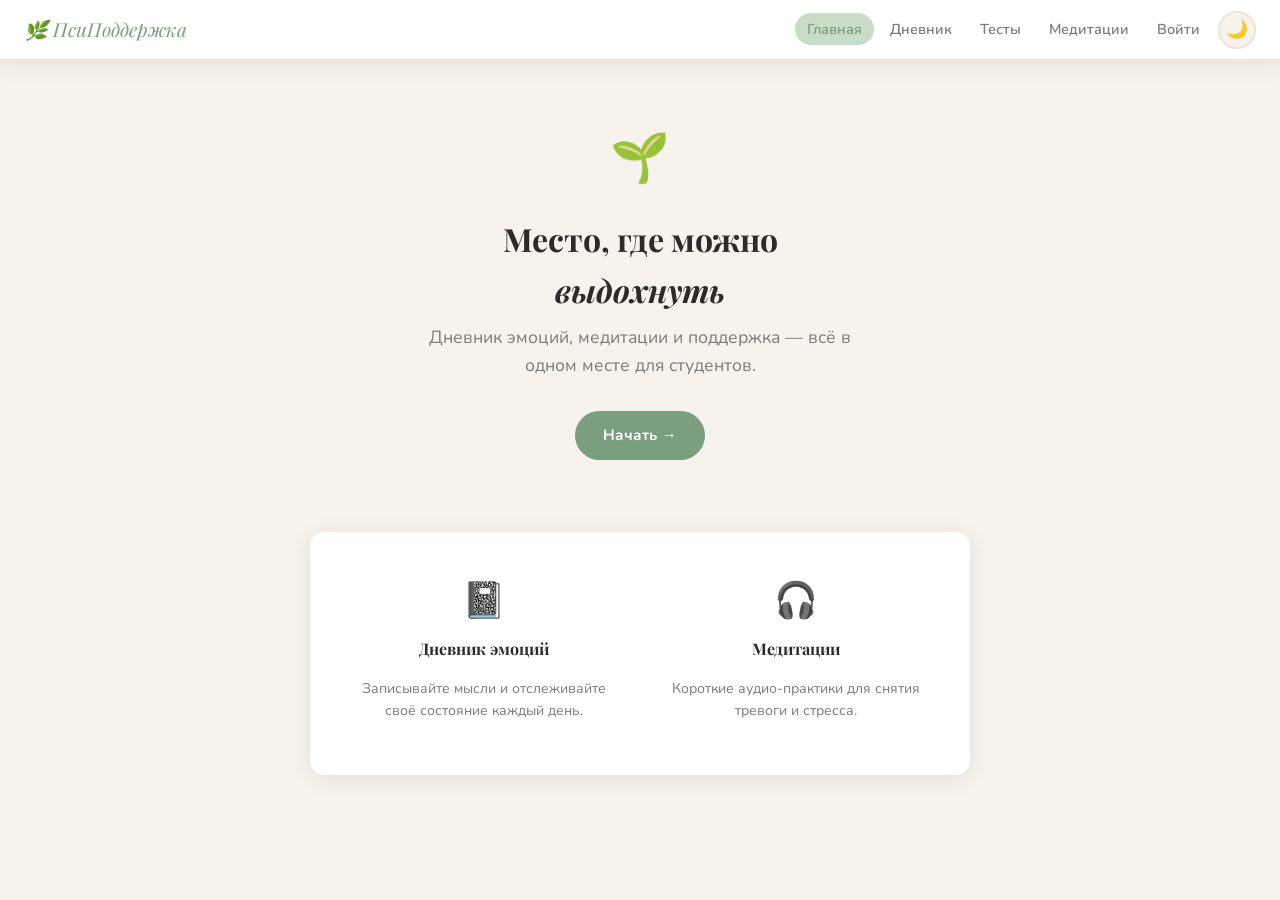
<file: index.html>
<!DOCTYPE html>
<html lang="ru">
<head>
  <meta charset="UTF-8" />
  <meta name="viewport" content="width=device-width, initial-scale=1.0" />
  <title>ПсиПоддержка — поддержка студентов</title>
  <link rel="stylesheet" href="style.css" />
  <script src="app.js"></script>
</head>
<body>

<!-- ══ НАВИГАЦИЯ (одинакова ══ -->
<nav>
  <a class="nav-logo" href="index.html">🌿 ПсиПоддержка</a>
  <div class="nav-right">
    <ul class="nav-links">
      <li><a href="index.html">Главная</a></li>
      <li><a href="dashboard.html">Дневник</a></li>
      <li><a href="tests.html">Тесты</a></li>
      <li><a href="audio.html">Медитации</a></li>
      <li><a href="login.html">Войти</a></li>
    </ul>
    <!-- Переключатель темы: иконка проставляется через JS -->
    <button id="theme-toggle" title="Переключить тему">🌙</button>
  </div>
</nav>

<!-- ══ HERO ══ -->
<div class="hero fade-in">
  <div class="emoji">🌱</div>
  <h1>Место, где можно<br><em>выдохнуть</em></h1>
  <p style="font-size:1.1rem; max-width:440px; margin: 0 auto 32px;">
    Дневник эмоций, медитации и поддержка — всё в одном месте для студентов.
  </p>
  <a href="login.html" class="btn btn-primary">Начать →</a>
</div>

<!-- ══ ПРЕИМУЩЕСТВА ══ -->
<div class="container">
  <div class="card fade-in" style="display:flex; gap:20px; flex-wrap:wrap;">

    <div style="flex:1; min-width:180px; text-align:center; padding:12px;">
      <div style="font-size:2.2rem; margin-bottom:8px;">📓</div>
      <h2 style="font-size:1rem;">Дневник эмоций</h2>
      <p style="font-size:0.88rem;">Записывайте мысли и отслеживайте своё состояние каждый день.</p>
    </div>

    <div style="flex:1; min-width:180px; text-align:center; padding:12px;">
      <div style="font-size:2.2rem; margin-bottom:8px;">🎧</div>
      <h2 style="font-size:1rem;">Медитации</h2>
      <p style="font-size:0.88rem;">Короткие аудио-практики для снятия тревоги и стресса.</p>
    </div>

  </div>
</div>

</body>
</html>
</file>
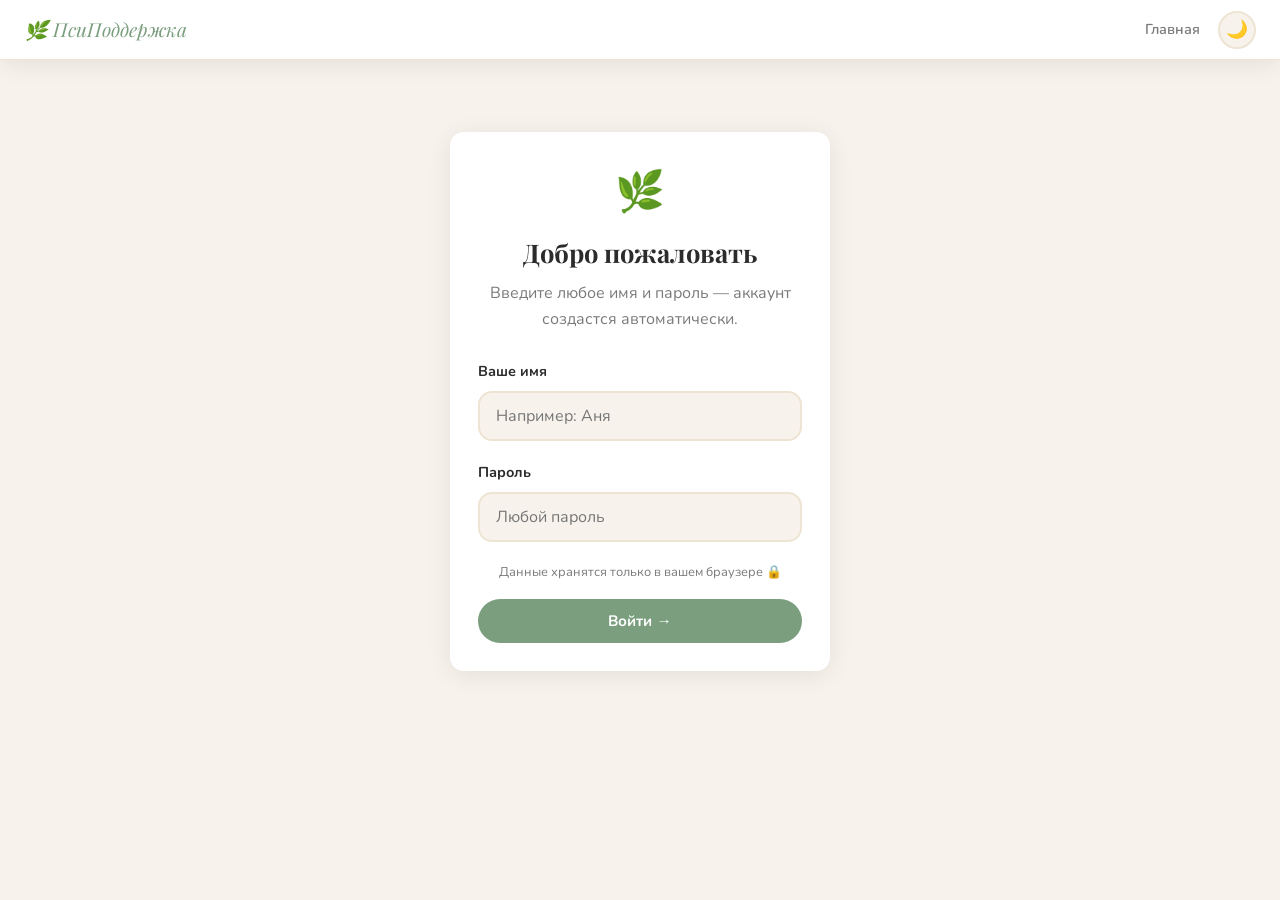
<file: login.html>
<!DOCTYPE html>
<html lang="ru">
<head>
  <meta charset="UTF-8" />
  <meta name="viewport" content="width=device-width, initial-scale=1.0" />
  <title>Вход — ПсиПоддержка</title>
  <link rel="stylesheet" href="style.css" />
  <script src="app.js"></script>
</head>
<body>

<nav>
  <a class="nav-logo" href="index.html">🌿 ПсиПоддержка</a>
  <div class="nav-right">
    <ul class="nav-links">
      <li><a href="index.html">Главная</a></li>
    </ul>
    <button id="theme-toggle" title="Переключить тему">🌙</button>
  </div>
</nav>

<div class="container" style="max-width: 420px;">
  <div class="card fade-in" style="margin-top: 40px;">

    <div style="text-align:center; margin-bottom: 28px;">
      <div style="font-size: 2.5rem; margin-bottom: 8px;">🌿</div>
      <h1 style="font-size:1.6rem;">Добро пожаловать</h1>
      <p>Введите любое имя и пароль — аккаунт создастся автоматически.</p>
    </div>

    <form id="login-form">
      <div class="form-group">
        <label for="login-name">Ваше имя</label>
        <input type="text" id="login-name" placeholder="Например: Аня" autocomplete="off" required />
      </div>
      <div class="form-group">
        <label for="login-pass">Пароль</label>
        <input type="password" id="login-pass" placeholder="Любой пароль" required />
      </div>
      <p style="font-size:0.8rem; text-align:center; margin-bottom:16px;">
        Данные хранятся только в вашем браузере 🔒
      </p>
      <button type="submit" class="btn btn-primary" style="width:100%;">Войти →</button>
    </form>

  </div>
</div>

</body>
</html>
</file>
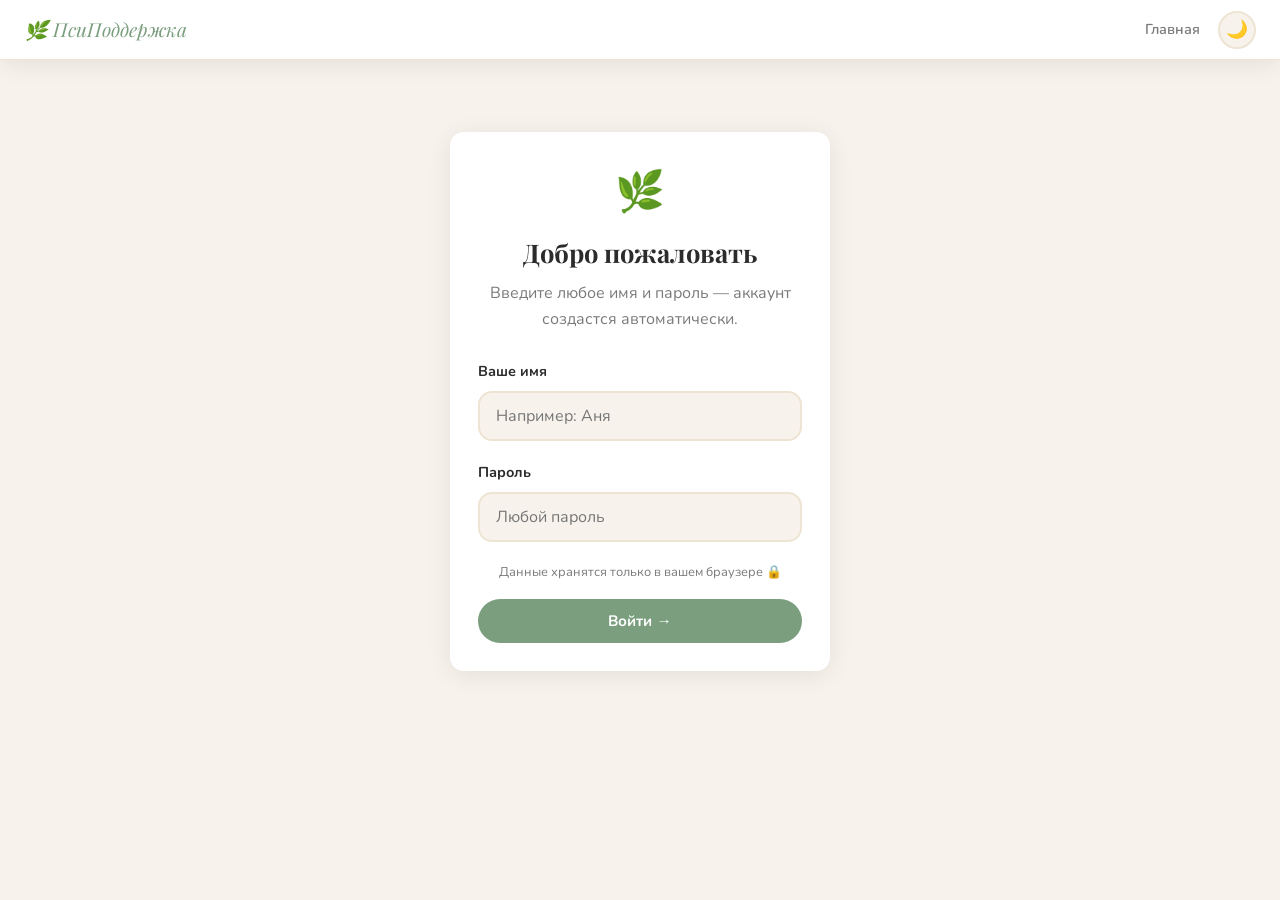
<file: tests.html>
<!DOCTYPE html>
<html lang="ru">
<head>
  <meta charset="UTF-8" />
  <meta name="viewport" content="width=device-width, initial-scale=1.0" />
  <title>Тесты на стресс и тревогу — ПсиПоддержка</title>
  <link rel="stylesheet" href="style.css" />
  <script src="app.js?v=1"></script>
</head>
<body>

<!-- ══ НАВИГАЦИЯ ══ -->
<nav>
  <a class="nav-logo" href="index.html">🌿 ПсиПоддержка</a>
  <div class="nav-right">
    <ul class="nav-links">
      <li><a href="index.html">Главная</a></li>
      <li><a href="dashboard.html">Дневник</a></li>
      <li><a href="tests.html">Тесты</a></li>
      <li><a href="audio.html">Медитации</a></li>
      <li><a id="logout-btn" href="#">Выйти</a></li>
    </ul>
    <button id="theme-toggle" title="Переключить тему">🌙</button>
  </div>
</nav>

<!-- ══ ОСНОВНОЙ КОНТЕНТ ══ -->
<div class="container">

  <!-- Приветствие -->
  <div style="margin-bottom: 28px;" class="fade-in">
    <h1>📋 Тесты на стресс и тревогу</h1>
    <p>Быстрые психологические тесты для оценки вашего состояния. Выберите тест ниже.</p>
  </div>

  <!-- Предупреждение -->
  <div style="margin-bottom: 24px; padding: 16px; background: var(--warm); border-radius: 8px; border-left: 4px solid var(--rose);" class="fade-in">
    <p style="margin: 0; font-size: 0.9rem; color: var(--text);">
      ⚠️ <strong>Важно:</strong> Эти тесты не являются медицинской диагностикой. При высоких баллах обратитесь к специалисту.
    </p>
  </div>

  <!-- Список тестов -->
  <div id="tests-grid" style="display: grid; grid-template-columns: repeat(auto-fit, minmax(280px, 1fr)); gap: 20px; margin-bottom: 40px;">
    <!-- Карточки тестов рендеряются через JS -->
  </div>

</div><!-- /container -->

<script src="tests.js?v=1"></script>
</body>
</html>
</file>
<file: style.css>
/* ===========================
   PSY SUPPORT — style.css
   Включает: светлая тема (по умолчанию),
   тёмная тема [data-theme="dark"],
   все компоненты, mobile-first
   =========================== */

@import url('https://fonts.googleapis.com/css2?family=Nunito:wght@300;400;600;700&family=Playfair+Display:ital,wght@0,600;1,400&display=swap');

/* ══════════════════════════════════
   СВЕТЛАЯ ТЕМА — переменные по умолчанию
   ══════════════════════════════════ */
:root {
  --sage:          #7A9E7E;
  --sage-light:    #C8DCC9;
  --sage-hover:    #5F8462;

  --bg:            #F7F3EC;   /* фон страницы */
  --bg-card:       #FFFFFF;   /* фон карточек */
  --bg-input:      #F7F3EC;   /* фон инпутов */
  --warm:          #EDE4D3;   /* бордюры */

  --text:          #2B2B2B;
  --muted:         #7A7A7A;
  --white:         #FFFFFF;

  --rose:          #C97D7D;
  --rose-hover:    #b06060;

  --nav-bg:        #FFFFFF;
  --nav-border:    #EDE4D3;

  --modal-overlay: rgba(0,0,0,0.45);
  --modal-bg:      #FFFFFF;

  --shadow:        0 4px 24px rgba(0,0,0,0.08);
  --radius:        14px;
  --transition:    background-color 0.3s ease, color 0.3s ease, border-color 0.3s ease;
}

/* ══════════════════════════════════
   ТЁМНАЯ ТЕМА
   Переключается через data-theme="dark" на <html>
   ══════════════════════════════════ */
[data-theme="dark"] {
  --sage:          #8FB993;
  --sage-light:    #2D4A30;
  --sage-hover:    #A8CCA9;

  --bg:            #1A1A1E;
  --bg-card:       #26262C;
  --bg-input:      #1E1E24;
  --warm:          #3A3A44;

  --text:          #E8E3DA;
  --muted:         #9A9A9A;
  --white:         #26262C;

  --rose:          #D48A8A;
  --rose-hover:    #C07070;

  --nav-bg:        #202026;
  --nav-border:    #3A3A44;

  --modal-overlay: rgba(0,0,0,0.65);
  --modal-bg:      #2C2C34;

  --shadow:        0 4px 24px rgba(0,0,0,0.3);
}

/* ══════════════════════════════════
   ГРАДИЕНТНЫЙ ФОН ДЛЯ ТЁМНОЙ ТЕМЫ
   ══════════════════════════════════ */
[data-theme="dark"] body {
  background: linear-gradient(to bottom right, #0F2A1F, #1F4D3A, #0C2218);
  background-attachment: fixed;
  background-size: cover;
  transition: background 0.8s ease;
}

/* ══════════════════════════════════
   ГЛОБАЛЬНЫЙ СБРОС
   ══════════════════════════════════ */
*, *::before, *::after { box-sizing: border-box; margin: 0; padding: 0; }
html { scroll-behavior: smooth; }

body {
  font-family: 'Nunito', sans-serif;
  background: var(--bg);
  color: var(--text);
  min-height: 100vh;
  line-height: 1.6;
  transition: var(--transition);
}

/* ══════════════════════════════════
   НАВИГАЦИЯ
   ══════════════════════════════════ */
nav {
  background: var(--nav-bg);
  border-bottom: 1px solid var(--nav-border);
  padding: 0 24px;
  display: flex;
  align-items: center;
  justify-content: space-between;
  height: 60px;
  position: sticky;
  top: 0;
  z-index: 100;
  box-shadow: var(--shadow);
  transition: var(--transition);
}

/* Полупрозрачная навигация для градиента */
[data-theme="dark"] nav {
  background: rgba(32, 32, 38, 0.9);
  backdrop-filter: blur(10px);
  -webkit-backdrop-filter: blur(10px);
}

.nav-logo {
  font-family: 'Playfair Display', serif;
  font-size: 1.2rem;
  color: var(--sage);
  text-decoration: none;
  font-style: italic;
  flex-shrink: 0;
}

/* Правая часть навбара: ссылки + кнопка темы */
.nav-right {
  display: flex;
  align-items: center;
  gap: 6px;
}

.nav-links {
  display: flex;
  gap: 4px;
  list-style: none;
}

.nav-links a {
  text-decoration: none;
  color: var(--muted);
  font-size: 0.9rem;
  font-weight: 600;
  padding: 6px 12px;
  border-radius: 20px;
  transition: background 0.2s, color 0.2s;
}

.nav-links a:hover,
.nav-links a.active {
  background: var(--sage-light);
  color: var(--sage);
}

/* Кнопка переключения темы ☀️ / 🌙 */
#theme-toggle {
  background: var(--bg);
  border: 2px solid var(--warm);
  border-radius: 50%;
  width: 38px;
  height: 38px;
  font-size: 1.1rem;
  cursor: pointer;
  display: flex;
  align-items: center;
  justify-content: center;
  flex-shrink: 0;
  transition: background 0.2s, border-color 0.2s, transform 0.15s;
}

#theme-toggle:hover {
  border-color: var(--sage);
  transform: scale(1.1) rotate(20deg);
}

/* ══════════════════════════════════
   КОНТЕЙНЕР
   ══════════════════════════════════ */
.container {
  max-width: 700px;
  margin: 0 auto;
  padding: 32px 20px;
}

/* Полупрозрачный контейнер для градиента */
[data-theme="dark"] .container {
  background: rgba(26, 26, 30, 0.7);
  backdrop-filter: blur(5px);
  -webkit-backdrop-filter: blur(5px);
  border-radius: var(--radius);
  padding: 32px 20px;
  margin-top: 20px;
}

/* ══════════════════════════════════
   КАРТОЧКИ
   ══════════════════════════════════ */
.card {
  background: var(--bg-card);
  border-radius: var(--radius);
  padding: 28px;
  box-shadow: var(--shadow);
  margin-bottom: 24px;
  transition: var(--transition);
}

/* Полупрозрачные подложки для градиентного фона */
[data-theme="dark"] .card {
  background: rgba(38, 38, 44, 0.85);
  backdrop-filter: blur(8px);
  -webkit-backdrop-filter: blur(8px);
}

/* ══════════════════════════════════
   ТИПОГРАФИКА
   ══════════════════════════════════ */
h1 {
  font-family: 'Playfair Display', serif;
  font-size: 2rem;
  color: var(--text);
  margin-bottom: 8px;
}

h2 {
  font-family: 'Playfair Display', serif;
  font-size: 1.4rem;
  color: var(--text);
  margin-bottom: 16px;
}

p { color: var(--muted); margin-bottom: 12px; }

/* ══════════════════════════════════
   КНОПКИ
   ══════════════════════════════════ */
.btn {
  display: inline-block;
  padding: 12px 28px;
  border-radius: 30px;
  font-family: 'Nunito', sans-serif;
  font-size: 0.95rem;
  font-weight: 700;
  cursor: pointer;
  border: none;
  text-decoration: none;
  transition: background 0.2s, transform 0.15s, box-shadow 0.2s;
}
.btn:active { transform: scale(0.97); }

.btn-primary {
  background: var(--sage);
  color: #fff;
}
.btn-primary:hover {
  background: var(--sage-hover);
  transform: translateY(-1px);
  box-shadow: 0 4px 12px rgba(90,150,90,0.3);
}

/* Красная — экстренная помощь */
.btn-danger {
  background: var(--rose);
  color: #fff;
  font-size: 1rem;
  padding: 16px 36px;
}
.btn-danger:hover {
  background: var(--rose-hover);
  transform: translateY(-1px);
  box-shadow: 0 4px 12px rgba(180,80,80,0.3);
}

.btn-outline {
  background: transparent;
  border: 2px solid var(--sage);
  color: var(--sage);
}
.btn-outline:hover { background: var(--sage-light); }

/* Нейтральная — экспорт */
.btn-export {
  background: var(--warm);
  color: var(--text);
  border: none;
}
.btn-export:hover {
  filter: brightness(0.93);
  transform: translateY(-1px);
}

/* ══════════════════════════════════
   ФОРМЫ
   ══════════════════════════════════ */
.form-group { margin-bottom: 20px; }

label {
  display: block;
  font-weight: 700;
  font-size: 0.9rem;
  margin-bottom: 8px;
  color: var(--text);
}

input[type="text"],
input[type="password"],
textarea {
  width: 100%;
  padding: 12px 16px;
  border: 2px solid var(--warm);
  border-radius: var(--radius);
  font-family: 'Nunito', sans-serif;
  font-size: 1rem;
  background: var(--bg-input);
  color: var(--text);
  transition: border 0.2s, background 0.3s;
  resize: vertical;
}

input:focus,
textarea:focus {
  outline: none;
  border-color: var(--sage);
  background: var(--bg-card);
}

/* Слайдер настроения */
.slider-wrap { display: flex; align-items: center; gap: 12px; }

input[type="range"] {
  -webkit-appearance: none;
  width: 100%;
  height: 6px;
  border-radius: 3px;
  background: var(--warm);
  outline: none;
}
input[type="range"]::-webkit-slider-thumb {
  -webkit-appearance: none;
  width: 22px;
  height: 22px;
  border-radius: 50%;
  background: var(--sage);
  cursor: pointer;
  box-shadow: 0 2px 8px rgba(0,0,0,0.2);
}
input[type="range"]::-moz-range-thumb {
  width: 22px; height: 22px;
  border-radius: 50%;
  background: var(--sage);
  cursor: pointer;
  border: none;
}

.slider-value {
  min-width: 32px;
  text-align: center;
  font-weight: 700;
  font-size: 1.1rem;
  color: var(--sage);
}

/* ══════════════════════════════════
   ШКАЛЫ ОЦЕНКИ
   ══════════════════════════════════ */

/* Шкала со смайлами */
#mood-emoji-selector, #stress-emoji-selector {
  display: flex;
  justify-content: center;
  gap: 12px;
  flex-wrap: wrap;
}

.mood-emoji, .stress-emoji {
  font-size: 2.2rem;
  cursor: pointer;
  padding: 8px;
  border-radius: 8px;
  transition: transform 0.2s ease, background-color 0.2s ease;
  background: rgba(255, 255, 255, 0.1);
  border: 2px solid transparent;
}

[data-theme="dark"] .mood-emoji, [data-theme="dark"] .stress-emoji {
  background: rgba(255, 255, 255, 0.05);
}

.mood-emoji:hover, .stress-emoji:hover {
  transform: scale(1.15);
  background: rgba(122, 158, 126, 0.2);
}

.stress-emoji:hover {
  background: rgba(201, 125, 125, 0.2);
}

.mood-emoji.selected, .stress-emoji.selected {
  transform: scale(1.3);
  border-color: var(--sage);
  background: rgba(122, 158, 126, 0.3);
}

.stress-emoji.selected {
  border-color: var(--rose);
  background: rgba(201, 125, 125, 0.3);
}

/* Шкала с цифрами */
#mood-scale-selector, #stress-scale-selector {
  display: flex;
  justify-content: space-between;
  gap: 6px;
}

.mood-scale-btn, .stress-scale-btn {
  flex: 1;
  font-size: 1rem;
  cursor: pointer;
  padding: 10px 4px;
  border: 2px solid var(--warm);
  border-radius: 6px;
  background: var(--bg-card);
  color: var(--text);
  transition: all 0.2s ease;
  font-weight: 600;
}

.mood-scale-btn:hover, .stress-scale-btn:hover {
  border-color: var(--sage);
  transform: translateY(-2px);
}

.mood-scale-btn.selected, .stress-scale-btn.selected {
  border-color: var(--sage);
  background: rgba(122, 158, 126, 0.2);
  font-weight: 700;
}

.stress-scale-btn:hover {
  border-color: var(--rose);
}

.stress-scale-btn.selected {
  border-color: var(--rose);
  background: rgba(201, 125, 125, 0.2);
}

/* Старые стили (оставляем для совместимости) */
#mood-selector, #stress-selector {
  display: flex;
  justify-content: space-between;
  gap: 10px;
}

.mood-btn, .stress-btn {
  font-size: 1.2rem;
  cursor: pointer;
  padding: 10px 12px;
  border: 2px solid var(--warm);
  border-radius: 8px;
  background: var(--bg-card);
  color: var(--text);
  transition: all 0.2s ease;
  font-weight: 600;
}

.mood-btn:hover, .stress-btn:hover {
  transform: scale(1.05);
  border-color: var(--sage);
}

.mood-btn.selected, .stress-btn.selected {
  border-color: var(--sage);
  background: rgba(122, 158, 126, 0.1);
  transform: scale(1.1);
}

.stress-btn.selected {
  border-color: var(--rose);
  background: rgba(201, 125, 125, 0.1);
}

/* ══════════════════════════════════
   ЗАПИСИ ДНЕВНИКА
   ══════════════════════════════════ */
.entry-card {
  border: 1px solid var(--warm);
  border-radius: var(--radius);
  padding: 16px 20px;
  margin-bottom: 12px;
  display: flex;
  gap: 16px;
  align-items: flex-start;
  background: var(--bg);
  transition: transform 0.15s, var(--transition);
  animation: fadeIn 0.3s ease;
}
.entry-card:hover { transform: translateY(-2px); }

.entry-badges {
  display: flex;
  flex-direction: column;
  gap: 4px;
  flex-shrink: 0;
}

.entry-mood-badge, .entry-stress-badge {
  width: 36px;
  height: 36px;
  border-radius: 50%;
  color: #fff;
  font-weight: 700;
  font-size: 1rem;
  display: flex;
  align-items: center;
  justify-content: center;
  background: rgba(122, 158, 126, 0.2);
}

.entry-mood-scale, .entry-stress-scale {
  width: 32px;
  height: 32px;
  border-radius: 6px;
  color: var(--text);
  font-weight: 700;
  font-size: 0.9rem;
  display: flex;
  align-items: center;
  justify-content: center;
  background: var(--warm);
  border: 1px solid var(--sage);
}

.entry-stress-scale {
  border-color: var(--rose);
}

.entry-body { flex: 1; }
.entry-text { color: var(--text); font-size: 0.95rem; }
.entry-date { font-size: 0.78rem; color: var(--muted); margin-top: 4px; }

/* ══════════════════════════════════
   АУДИО-КАРТОЧКИ
   ══════════════════════════════════ */
.audio-card {
  border-radius: var(--radius);
  overflow: hidden;
  box-shadow: var(--shadow);
  margin-bottom: 24px;
  background: var(--bg-card);
  transition: var(--transition);
}
.audio-card-info { padding: 16px 20px; }
.audio-card h3 { font-size: 1rem; font-weight: 700; color: var(--text); margin-bottom: 4px; }
.audio-card .duration { font-size: 0.8rem; color: var(--muted); }

.yt-embed { width: 100%; aspect-ratio: 16/9; border: none; display: block; }

.category-grid {
  display: grid;
  grid-template-columns: repeat(auto-fill, minmax(300px, 1fr));
  gap: 20px;
  margin-bottom: 40px;
}

.category-title {
  font-size: 1.5rem;
  font-weight: 600;
  margin-bottom: 16px;
  color: var(--text);
}

/* ══════════════════════════════════
   HERO (index.html)
   ══════════════════════════════════ */
.hero { text-align: center; padding: 60px 20px 40px; }
.hero .emoji { font-size: 3rem; margin-bottom: 16px; }

/* ══════════════════════════════════
   МОДАЛЬНОЕ ОКНО — "Срочно успокоиться"
   ══════════════════════════════════ */

/* Затемнение */
.modal-overlay {
  display: none;
  position: fixed;
  inset: 0;
  background: var(--modal-overlay);
  z-index: 500;
  align-items: center;
  justify-content: center;
  padding: 20px;
  backdrop-filter: blur(4px);
  -webkit-backdrop-filter: blur(4px);
}
/* .open показывает оверлей как flex */
.modal-overlay.open {
  display: flex;
  animation: fadeIn 0.2s ease;
}

/* Окно */
.modal-box {
  background: var(--modal-bg);
  border-radius: var(--radius);
  padding: 32px 28px 28px;
  max-width: 520px;
  width: 100%;
  position: relative;
  box-shadow: 0 20px 60px rgba(0,0,0,0.25);
  animation: slideUp 0.25s ease;
  transition: var(--transition);
}

/* Полупрозрачное модальное окно для градиента */
[data-theme="dark"] .modal-box {
  background: rgba(44, 44, 52, 0.95);
  backdrop-filter: blur(12px);
  -webkit-backdrop-filter: blur(12px);
}

.modal-close {
  position: absolute;
  top: 14px;
  right: 16px;
  background: none;
  border: none;
  font-size: 1.4rem;
  cursor: pointer;
  color: var(--muted);
  line-height: 1;
  transition: color 0.15s;
}
.modal-close:hover { color: var(--text); }

.modal-title {
  font-family: 'Playfair Display', serif;
  font-size: 1.4rem;
  color: var(--text);
  margin-bottom: 20px;
  padding-right: 28px;
}

/* Блок текстового совета */
.modal-tip {
  font-size: 1rem;
  line-height: 1.85;
  color: var(--text);
  background: var(--bg);
  border-radius: 10px;
  padding: 20px;
  margin-bottom: 20px;
  border-left: 4px solid var(--sage);
}

/* Блок видео */
.modal-video {
  margin-bottom: 20px;
  border-radius: 10px;
  overflow: hidden;
}
.modal-video iframe {
  width: 100%;
  aspect-ratio: 16/9;
  border: none;
  display: block;
}

/* Кнопки внутри модала */
.modal-actions {
  display: flex;
  gap: 12px;
  flex-wrap: wrap;
}

/* ══════════════════════════════════
   TOAST-УВЕДОМЛЕНИЕ
   ══════════════════════════════════ */
.toast {
  position: fixed;
  bottom: 24px;
  left: 50%;
  transform: translateX(-50%) translateY(80px);
  background: var(--text);
  color: var(--bg);
  padding: 12px 24px;
  border-radius: 30px;
  font-size: 0.9rem;
  font-weight: 600;
  z-index: 999;
  transition: transform 0.3s ease;
  pointer-events: none;
  white-space: nowrap;
}
.toast.show { transform: translateX(-50%) translateY(0); }

/* ══════════════════════════════════
   АНИМАЦИИ
   ══════════════════════════════════ */
@keyframes fadeIn {
  from { opacity: 0; }
  to   { opacity: 1; }
}
@keyframes slideUp {
  from { opacity: 0; transform: translateY(20px); }
  to   { opacity: 1; transform: translateY(0); }
}
.fade-in { animation: fadeIn 0.4s ease forwards; }

/* ══════════════════════════════════
   МОБИЛЬНАЯ АДАПТАЦИЯ
   ══════════════════════════════════ */
@media (max-width: 600px) {
  h1 { font-size: 1.6rem; }
  h2 { font-size: 1.2rem; }
  .card { padding: 20px 16px; }
  nav { padding: 0 12px; height: 54px; }
  .nav-links a { padding: 5px 8px; font-size: 0.8rem; }
  .modal-box { padding: 24px 16px 20px; }
  .btn-danger { padding: 14px 24px; font-size: 0.95rem; }
  .toast { max-width: 90%; white-space: normal; text-align: center; }
}

/* ══════════════════════════════════
   СТАТИСТИКА ТЕСТОВ
   ══════════════════════════════════ */
#stats-container {
  padding: 20px;
  border-radius: 10px;
  box-shadow: 0 4px 12px rgba(0, 0, 0, 0.1);
  margin-bottom: 20px;
  border: 2px solid transparent;
  transition: border-color 0.3s ease;
}

#stats-container h3 {
  margin: 0 0 10px 0;
  font-size: 1.5rem;
}

#stats-container p {
  margin: 0;
  font-size: 1rem;
  line-height: 1.4;
}

/* ══════════════════════════════════
   КАРТОЧКИ ТЕСТОВ
   ══════════════════════════════════ */
.test-card {
  display: flex;
  flex-direction: column;
  padding: 24px;
  background: var(--bg-card);
  border-radius: 12px;
  box-shadow: 0 4px 12px rgba(0, 0, 0, 0.08);
  transition: transform 0.2s ease, box-shadow 0.2s ease;
}

.test-card:hover {
  transform: translateY(-4px);
  box-shadow: 0 8px 20px rgba(0, 0, 0, 0.12);
}

.test-card h3 {
  color: var(--text);
  font-size: 1.2rem;
}

.test-card .btn {
  margin-top: auto;
}

/* ══════════════════════════════════
   БЛОКИ ВОПРОСОВ
   ══════════════════════════════════ */
.question-block {
  animation: slideIn 0.3s ease;
}

@keyframes slideIn {
  from {
    opacity: 0;
    transform: translateY(10px);
  }
  to {
    opacity: 1;
    transform: translateY(0);
  }
}

/* Классы для цвета среднего настроения */
.mood-green { color: #4CAF50 !important; } /* зелёный для >=8 */
.mood-yellow { color: #FF9800 !important; } /* жёлтый для 6-7.9 */
.mood-red { color: #F44336 !important; } /* красный для <6 */
</file>
